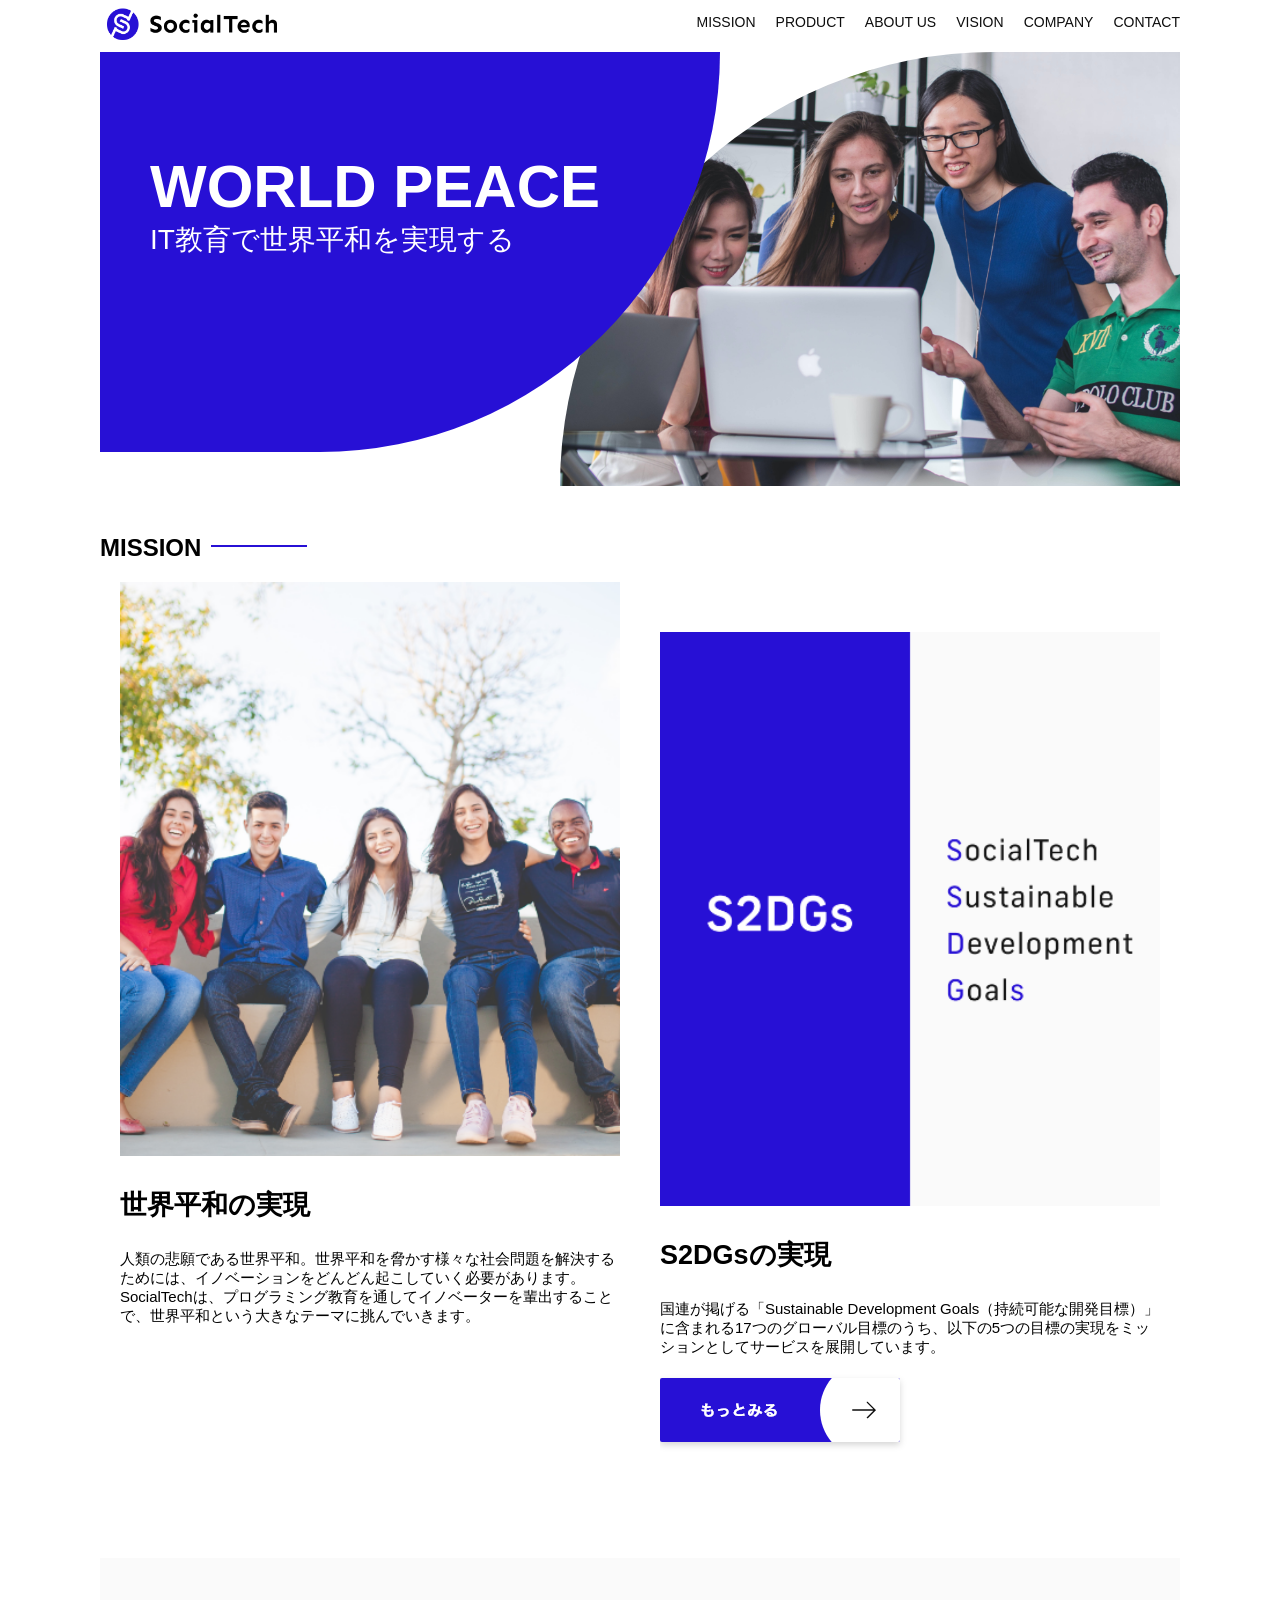
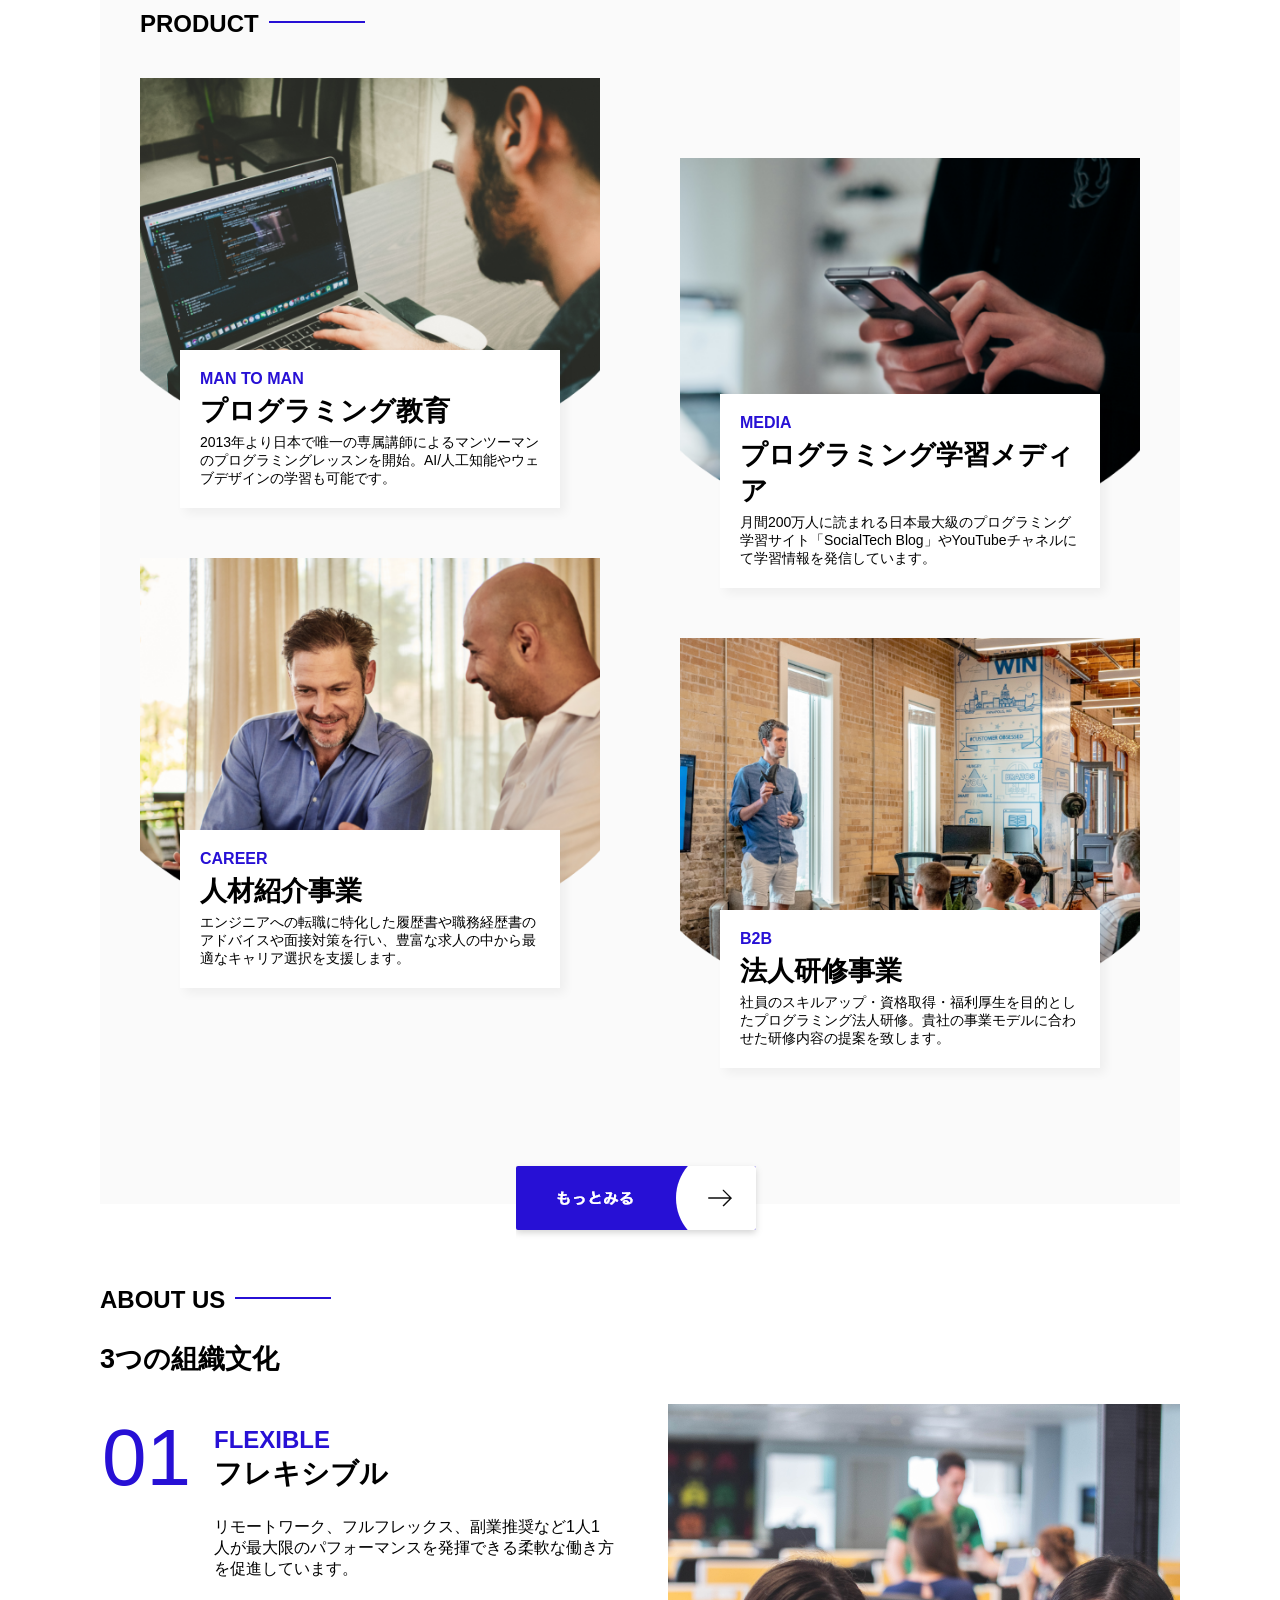
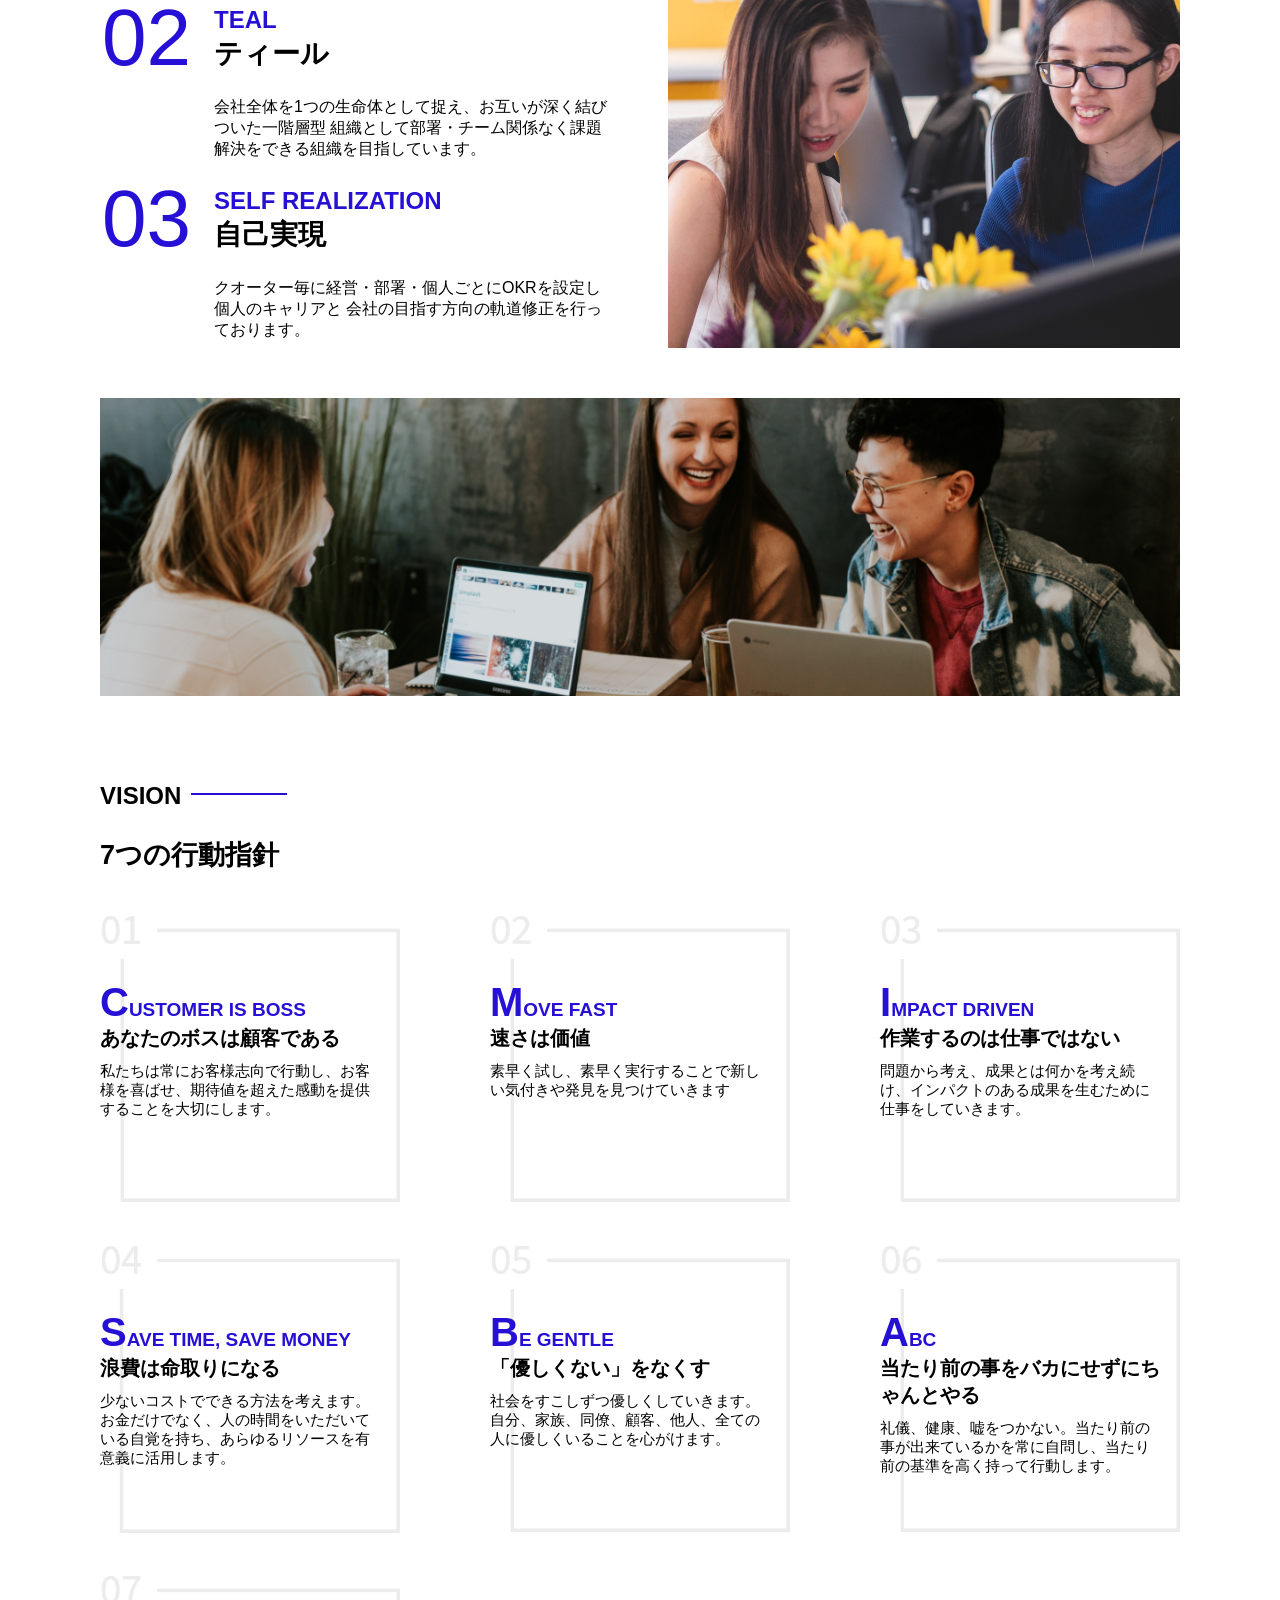
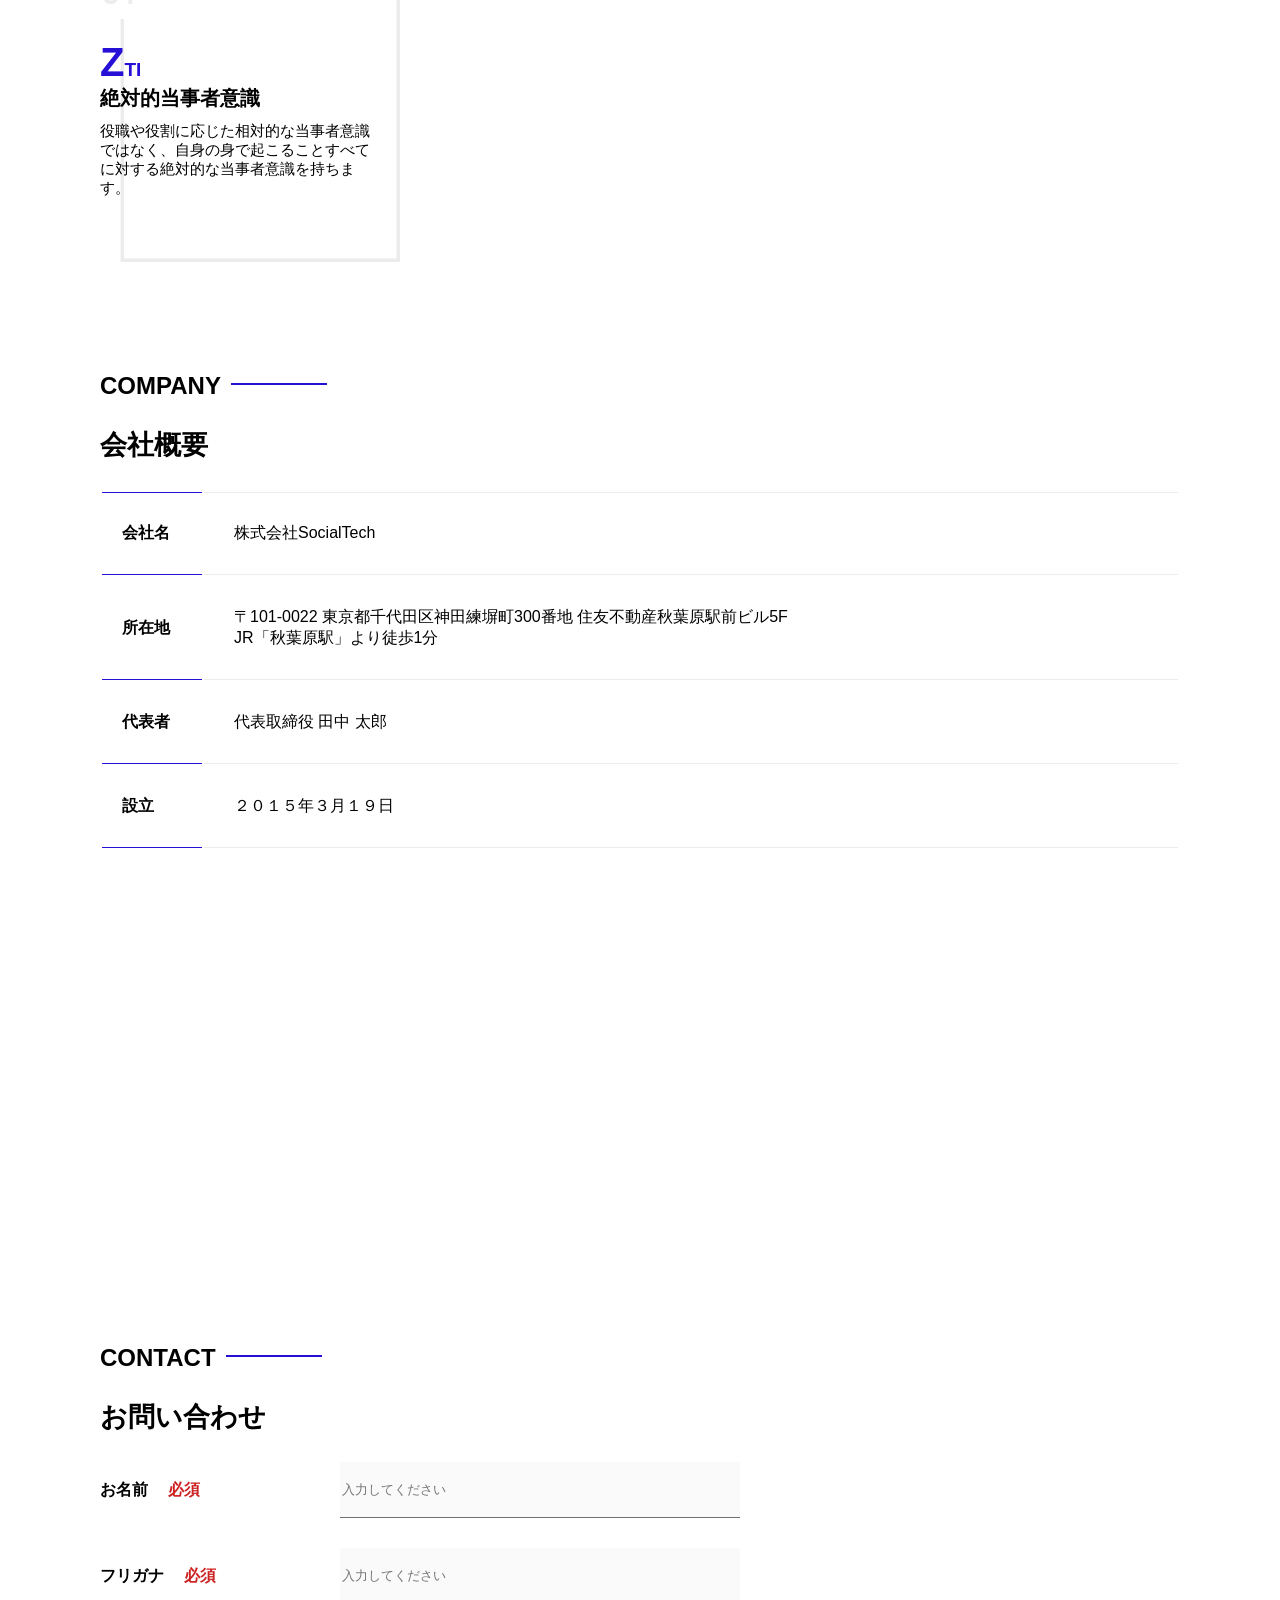
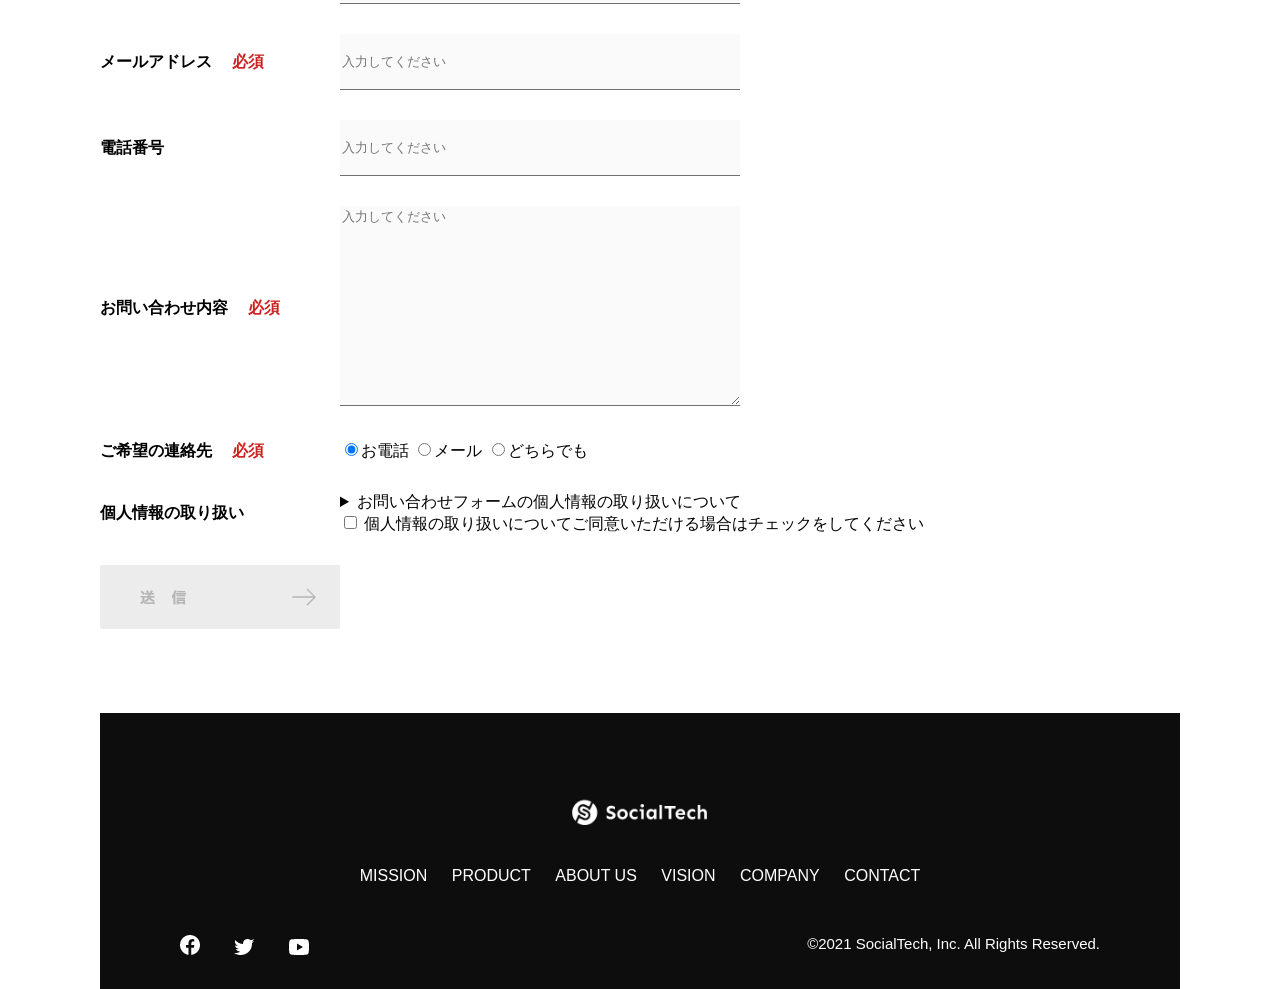
<file: index.html>
<!DOCTYPE html>
<html>
  <head>
    <title>SocialTech</title>
    <meta charset="utf-8">
    <meta name="description" content="SocialTechはEdTech業界のリーディングカンパニーを目指します。">
    <meta name="viewport" content="width=device-width, initial-scale=1.0">
    <link rel="stylesheet" href="style.css">
  </head>
  <body>
    <!-- ヘッダ -->
     <header>
        <!-- ロゴ -->
        <a href="index.html" id="logo">
          <img src="images/logo.png" alt="トップページに戻る">
        </a>
       <!-- PC用ナビゲーション -->
        <nav id="nav-pc">
          <ul>
            <li><a href="mission.html">MISSION</a></li>
            <li><a href="product.html">PRODUCT</a></li>
            <li><a href="index.html#aboutus">ABOUT US</a></li>
            <li><a href="index.html#vision">VISION</a></li>
            <li><a href="index.html#company">COMPANY</a></li>
            <li><a href="index.html#contact">CONTACT</a></li>
          </ul>
        </nav>

        <!-- スマホ用メニューボタン -->
        <button id="menu-sp" onclick="document.getElementById('nav-sp').style.display = 'block'">
          <img src="images/button-menu.png" alt="ナビゲーションを開く">
        </button>
        
         <!-- スマホ用ナビケーション -->
          <div id="nav-sp">
            <button id="close" onclick="document.getElementById('nav-sp').style.display = 'none'">
              <img src="images/button-close.png" alt="ナビゲーションを閉じる">
            </button>
            
            <nav>
              <ul>
                <li>
                  <a id="logo-sp" href="index.html" onclick="document.getElementById('nav-sp').style.display ='none'"><img src="images/logo-sp.png" alt="トップページに戻る"></a>
                </li>
                <li><a class="menu" href="mission.html" onclick="document.getElementById('nav-sp').style.display ='none'">MISSION</a></li>
                <li><a class="menu" href="product.html" onclick="document.getElementById('nav-sp').style.display = 'none'">PRODUCT</a></li>
                <li><a class="menu" href="index.html#aboutus" onclick="document.getElementById('nav-sp').style.display = 'none'">ABOUT US</a></li>
                <li><a  class="menu" href="index.html#vision" onclick="document.getElementById('nav-sp').style.display = 'none'">VISION</a></li>
                <li><a  class="menu" href="index.html#company" onclick="document.getElementById('nav-sp').style.display = 'none'">COMPANY</a></li>
                <li><a  class="menu" href="index.html#contact" onclick="document.getElementById('nav-sp').style.display = 'none'">CONTACT</a></li>
              </ul>
            </nav>
            <div id="sns">
              <a href="https://www.facebook.com/sejuku2013">
              <img src="images/button-facebook.png" alt="Facebookのリンク">
              </a>
              <a href="https://twitter.com/samuraijuku">
                <img src="images/button-twitter.png" alt="Twitterのリンク">
              </a>
              <a href="https://www.youtube.com/channel/UCCFOQO5aDK0xXam4cUQXT8g">
                <img src="images/button-youtube.png" alt="YouTubeのリンク">
              </a>
            </div>
          </div>
      </header>

     <main>
        <article>
          <!-- メインビジュアル -->
           <section id="main-visual">
            <div id="main-message">
              <h1>WORLD PEACE</h1>
              <p>IT教育で世界平和を実現する</p>
            </div>
            <img src="images/index/index-main.png" alt="PCの周りに集まる多国籍の仲間たち">
           </section>

           <!-- ミッション -->
           <section id="mission">
            <h2 class="index-h2">MISSION</h2>
            <div id="mission-flex">
              <div>
                <img id="mission-photo" src="images/index/index-mission.png" alt="屋外のベンチで写真を撮影する多国籍の仲間たち">
                <h3>世界平和の実現</h3>
                <p>
                   人類の悲願である世界平和。世界平和を脅かす様々な社会問題を解決するためには、イノベーションをどんどん起こしていく必要があります。SocialTechは、プログラミング教育を通してイノベーターを輩出することで、世界平和という大きなテーマに挑んでいきます。
                </p>
              </div>
              <div>
                <img id="s2dgs" src="images/index/s2dgs.png" alt="S2DGs">
                <h3>S2DGsの実現</h3>
                <p>国連が掲げる「Sustainable Development Goals（持続可能な開発目標）」に含まれる17つのグローバル目標のうち、以下の5つの目標の実現をミッションとしてサービスを展開しています。</p>
                <a href="mission.html">
                  <img src="images/button-more.png" alt="もっとみる">
                </a>
              </div>
            </div>
           </section>
           <!-- プロダクト -->
           <section id="product">
            <h2 class="index-h2">PRODUCT</h2>
            <div class="product-flex">
              <div id="product-left">
                <div>
                  <img class="product-photo" src="images/index/index-mantoman.png" alt="PCでコードを書く男性">
                  <div class="product-explain">
                    <span>MAN TO MAN</span>
                    <h3>プログラミング教育</h3>
                    <p>2013年より日本で唯一の専属講師によるマンツーマンのプログラミングレッスンを開始。AI/人工知能やウェブデザインの学習も可能です。</p>
                  </div>
                </div>
                <div>
                  <img class="product-photo" src="images/index/index-career.png" alt="笑顔で話し合う2人の男性">
                  <div class="product-explain">
                    <span>CAREER</span>
                    <h3>人材紹介事業</h3>
                    <p>エンジニアへの転職に特化した履歴書や職務経歴書のアドバイスや面接対策を行い、豊富な求人の中から最適なキャリア選択を支援します。</p>
                 </div>
                </div>
              </div>

              <div id="product-right">
                <div>
                  <img class="product-photo" src="images/index/index-media.png" alt="スマートフォンを操作する人">
                  <div class="product-explain">
                    <span>MEDIA</span>
                    <h3>プログラミング学習メディア</h3>
                    <p>月間200万人に読まれる日本最大級のプログラミング学習サイト「SocialTech Blog」やYouTubeチャネルにて学習情報を発信しています。</p> 
                  </div>
                </div>
                <div>
                  <img class="product-photo" src="images/index/index-b2b.png" alt="講演中の男性とそれを聴く人々">
                  <div class="product-explain">
                    <span>B2B</span>
                    <h3>法人研修事業</h3>
                    <p>社員のスキルアップ・資格取得・福利厚生を目的としたプログラミング法人研修。貴社の事業モデルに合わせた研修内容の提案を致します。</p>
                  </div>
                </div>
              </div>
            </div>
            <div id="product-more">
              <a href="product.html">
                <img src="images/button-more.png" alt="もっとみる">
              </a>
            </div>
           </section>

          <!-- ABOUT US -->
           <section id="aboutus">
            <h2 class="index-h2">ABOUT US</h2>
            <h3>3つの組織文化</h3>
            <div>
              <table class="culture-table">
                <tr>
                  <td class="culture-num">01</td>
                  <th><span class="culture-en">FLEXIBLE</span><br>フレキシブル</th>
                </tr>
                <tr>
                  <td>
                    <!-- 空のセル -->

                  </td>
                  <td class="culture-description">リモートワーク、フルフレックス、副業推奨など1人1人が最大限のパフォーマンスを発揮できる柔軟な働き方を促進しています。</td>
                </tr>
                <tr>
                  <td class="culture-num">02</td>
                  <th><span class="culture-en">TEAL</span><br>ティール</th>
                </tr>
                <tr>
                  <td>
                    <!-- 空のセル --> 
                  </td>
                  <td class="culture-description">会社全体を1つの生命体として捉え、お互いが深く結びついた一階層型 組織として部署・チーム関係なく課題解決をできる組織を目指しています。</td>                 
                </tr>
                <tr>
                  <td class="culture-num">03</td>
                  <th><span class="culture-en">SELF REALIZATION</span><br>自己実現</th>
                </tr>
                <tr>
                  <td>
                    <!-- 空のセル -->
                  
                  </td>
                  <td class="culture-description">クオーター毎に経営・部署・個人ごとにOKRを設定し個人のキャリアと 会社の目指す方向の軌道修正を行っております。</td>
                </tr>
              </table>
              <img class="culture-img" src="images/index/index-aboutus1.png" alt="笑顔で話し合う2人の女性">
            </div>
            <img class="culture-img2" src="images/index/index-aboutus2.png" alt="笑顔で話し合う3人の男女">
           </section>
           <!-- VISION -->
            <section id="vision">
              <h2 class="index-h2">VISION</h2>
              <h3>7つの行動指針</h3>
              <div>
                <div class="vision-box">
                  <img src="images/index/vision-01.png" alt="01">
                  <div>
                    <h4>CUSTOMER IS BOSS</h4>
                    <h5>あなたのボスは顧客である</h5>
                    <p>私たちは常にお客様志向で行動し、お客様を喜ばせ、期待値を超えた感動を提供することを大切にします。</p>
                  </div>
                </div>
                <div class="vision-box">
                  <img src="images/index/vision-02.png" alt="02">
                  <div>
                    <h4>MOVE FAST</h4>
                    <h5>速さは価値</h5>
                    <p>素早く試し、素早く実行することで新しい気付きや発見を見つけていきます</p>
                  </div>
                </div>
                <div class="vision-box">
                  <img src="images/index/vision-03.png" alt="03">
                  <div>
                    <h4>IMPACT DRIVEN</h4>
                    <h5>作業するのは仕事ではない</h5>
                    <p>問題から考え、成果とは何かを考え続け、インパクトのある成果を生むために仕事をしていきます。</p>
                  </div>
                </div><div class="vision-box">
                  <img src="images/index/vision-04.png" alt="04">
                  <div>
                    <h4>SAVE TIME, SAVE MONEY</h4>
                    <h5>浪費は命取りになる</h5>
                    <p>少ないコストでできる方法を考えます。お金だけでなく、人の時間をいただいている自覚を持ち、あらゆるリソースを有意義に活用します。</p>
                  </div>
                </div><div class="vision-box">
                  <img src="images/index/vision-05.png" alt="05">
                  <div>
                    <h4>BE GENTLE</h4>
                    <h5>「優しくない」をなくす</h5>
                    <p>社会をすこしずつ優しくしていきます。自分、家族、同僚、顧客、他人、全ての人に優しくいることを心がけます。</p>
                  </div>
                </div><div class="vision-box">
                  <img src="images/index/vision-06.png" alt="06">
                  <div>
                    <h4>ABC</h4>
                    <h5>当たり前の事をバカにせずにちゃんとやる</h5>
                    <p>礼儀、健康、嘘をつかない。当たり前の事が出来ているかを常に自問し、当たり前の基準を高く持って行動します。</p>
                  </div>
                </div>
                <div class="vision-box">
                  <img src="images/index/vision-07.png" alt="07">
                  <div>
                    <h4>ZTI</h4>
                    <h5>絶対的当事者意識</h5>
                    <p>役職や役割に応じた相対的な当事者意識ではなく、自身の身で起こることすべてに対する絶対的な当事者意識を持ちます。</p>
                  </div>
                </div>
              </div>
            </section>

            <!-- COMPANY -->
             <section id="company">
              <h2 class="index-h2">COMPANY</h2>
              <h3>会社概要</h3>
              <table id="company-table">
                <tr>
                  <th class="tableheader tableheader-first">会社名</th>
                  <td class="cell cell-first">株式会社SocialTech</td>
                </tr>
                <tr>
                  <th class="tableheader">所在地 </th>
                  <td class="cell">〒101-0022 東京都千代田区神田練塀町300番地 住友不動産秋葉原駅前ビル5F<br>JR「秋葉原駅」より徒歩1分</td>
                </tr>
                <tr>
                  <th class="tableheader">代表者</th>
                  <td class="cell">代表取締役 田中 太郎</td>
                </tr>
                <tr>
                  <th class="tableheader">設立</th>
                  <td class="cell">２０１５年３月１９日</td>
                </tr>
              </table>
              <iframe src="https://www.google.com/maps/embed?pb=!1m18!1m12!1m3!1d1620.0344270097585!2d139.77239954442751!3d35.699923199999986!2m3!1f0!2f0!3f0!3m2!1i1024!2i768!4f13.1!3m3!1m2!1s0x60188fee13660e23%3A0x77137876edf742ac!2z5L2P5Y-L5LiN5YuV55Sj56eL6JGJ5Y6f6aeF5YmN44OT44Or!5e0!3m2!1sja!2sjp!4v1781196892096!5m2!1sja!2sjp" width="600" height="450" style="border:0;" allowfullscreen="" loading="lazy" referrerpolicy="no-referrer-when-downgrade"></iframe>
             <!-- お問い合わせフォーム -->
             <section id="contact">
              <h2 class="index-h2">CONTACT</h2>
              <h3>お問い合わせ</h3>
              <form>
                <div>
                  <div class="contact-heading">
                    <label class="contact-label">お名前<span class="contact-span">必須</span></label>
                  </div>
                  <div>
                    <input type="text" name="name" placeholder="入力してください" class="contact-textbox">
                  </div>
                </div>
                <div>
                  <div class="contact-heading">
                    <label class="contact-label">フリガナ<span class="contact-span">必須</span></label>
                  </div>
                  <div>
                    <input type="text" name="hurigana" placeholder="入力してください" class="contact-textbox">
                  </div>
                </div>
                <div>
                  <div class="contact-heading">
                    <label class="contact-label">メールアドレス<span class="contact-span">必須</span></label>
                  </div>
                  <div>
                    <input type="text" name="email" placeholder="入力してください" class="contact-textbox">
                  </div>
                </div>
                <div>
                  <div class="contact-heading">
                    <label class="contact-label">電話番号</label>
                  </div>
                  <div>
                    <input type="text" name="tel" placeholder="入力してください"class="contact-textbox">
                  </div>
                </div>
                <div>
                  <div class="contact-heading">
                    <label class="contact-label">お問い合わせ内容<span class="contact-span">必須</span></label>
                  </div>
                  <div>
                    <textarea class="contact-textarea" placeholder="入力してください" name="message"></textarea>
                  </div>
                </div>
                <div>
                  <div class="contact-heading">
                    <label class="contact-label">ご希望の連絡先<span class="contact-span">必須</span></label>
                  </div>
                  <div>
                    <input class="radiobutton" type="radio" value="tel" name="contact" checked><label>お電話</label>
                    <input class="radiobutton" type="radio" value="mail" name="contact"><label>メール</label>
                    <input class="radiobutton" type="radio" value="both" name="contact"><label>どちらでも</label>
                  </div>
                </div>
                <div>
                  <div class="contact-heading">
                    <label class="contact-label">個人情報の取り扱い</label>
                  </div>
                  <div>
                    <details>
                      <summary>お問い合わせフォームの個人情報の取り扱いについて</summary>
                      <div>
                        <dl>
                          <dt>１．組織の名称又は氏名</dt>
                          <dd>株式会社SocialTech</dd>
                          <dt>２．個人情報保護管理者（若しくはその代理人）の氏名または職名、所属及び連絡先</dt>
                          <dd>
                            <p>鈴木一郎　コーポレート部</p>
                            <p>メールアドレス：samurai@example.com</p>
                            <p>TEL：03-1234-5678</p>
                          </dd>
                          <dt>３．個人情報の利用目的</dt>
                          <dd>
                            <ul>
                              <li>・本サービス及び本サービスに関連する情報の提供又はそれらに関する連絡のため</li>
                              <li>・ユーザーの本人確認のため</li>
                              <li>・当社サービスのご案内のため</li>
                              <li>・当社の商品等の広告または宣伝（電子メールによるものを含むものとします。）</li>
                            </ul>
                          </dd>
                          <dt>４．個人情報の取り扱い業務の委託</dt>
                          <dd>個人情報の取扱業務の全部または一部を外部に業務委託する場合があります。その際、弊社は、個人情報を適切に保護できる管理体制を敷き実行していることを条件として委託先を厳選したうえで、機密保持契約を委託先と締結し、お客様の個人情報を厳密に管理させます。</dd>
                          <dt>５．個人情報の開示等の請求</dt>
                          <dd>
                            お客様は、弊社に対してご自身の個人情報の開示等（利用目的の通知、開示、内容の訂正・追加・削除、利用の停止または消去、第三者への提供の停止）に関して、当社問合わせ窓口に申し出ることができます。<br>
                            その際、弊社はお客様ご本人を確認させていただいたうえで、合理的な期間内に対応いたします。<br>
                            なお、個人情報に関する弊社問合わせ先は、次の通りです。
                          </dd>
                          <dd>
                            <p>株式会社SocialTech 個人情報問い合わせ窓口 </p>
                            <p>〒150-0043　東京都千代田区神田練塀町300番地 住友不動産秋葉原駅前ビル5F</p>
                            <p>メールアドレス：samurai@example.com　TEL：03-1234-5678</p>
                          </dd>
                          <dt>６．個人情報を提供されることの任意性について</dt>
                          <dd>お客様がご自身の個人情報を弊社に提供されるか否かは、お客様のご判断によりますが、もしご提供されない場合には、適切なサービスが提供できない場合がありますので予めご了承ください。</dd>
                        </dl>
                      </div>
                    </details>
                    <input type="checkbox" name="agree">
                    <span>個人情報の取り扱いについてご同意いただける場合はチェックをしてください</span>
                  </div>
                </div>
                <input type="image" src="images/button-submit.png" alt="送信する">
              </form>

             </section>
        </article>
     </main>

     <footer>
      <div id="footer-logo">
        <img src="images/logo-sp.png" alt="SocialTech">
      </div>
      <div id="footer-link">
        <a href="mission.html">MISSION</a>
        <a href="product.html">PRODUCT</a>
        <a href="index.html#aboutus">ABOUT US</a>
        <a href="index.html#vision">VISION</a>
        <a href="index.html#company">COMPANY</a>
        <a href="index.html#contact">CONTACT</a>
      </div>
      <div id="sns-footer">
        <div class="sns-btns">
          <a href="https://www.facebook.com/sejuku2013"><img src="images/button-facebook.png" alt="Facebookのリンク"></a>
          <a href="https://twitter.com/samuraijuku"><img src="images/button-twitter.png" alt="Twitterのリンク"></a>
          <a href="https://www.youtube.com/channel/UCCFOQO5aDK0xXam4cUQXT8g"><img src="images/button-youtube.png" alt="YouTubeのリンク"></a>
        </div>
        <p id="copyright">&copy;2021 SocialTech, Inc. All Rights Reserved.</p>
      </div>
     </footer>




  </body>
</html>
</file>
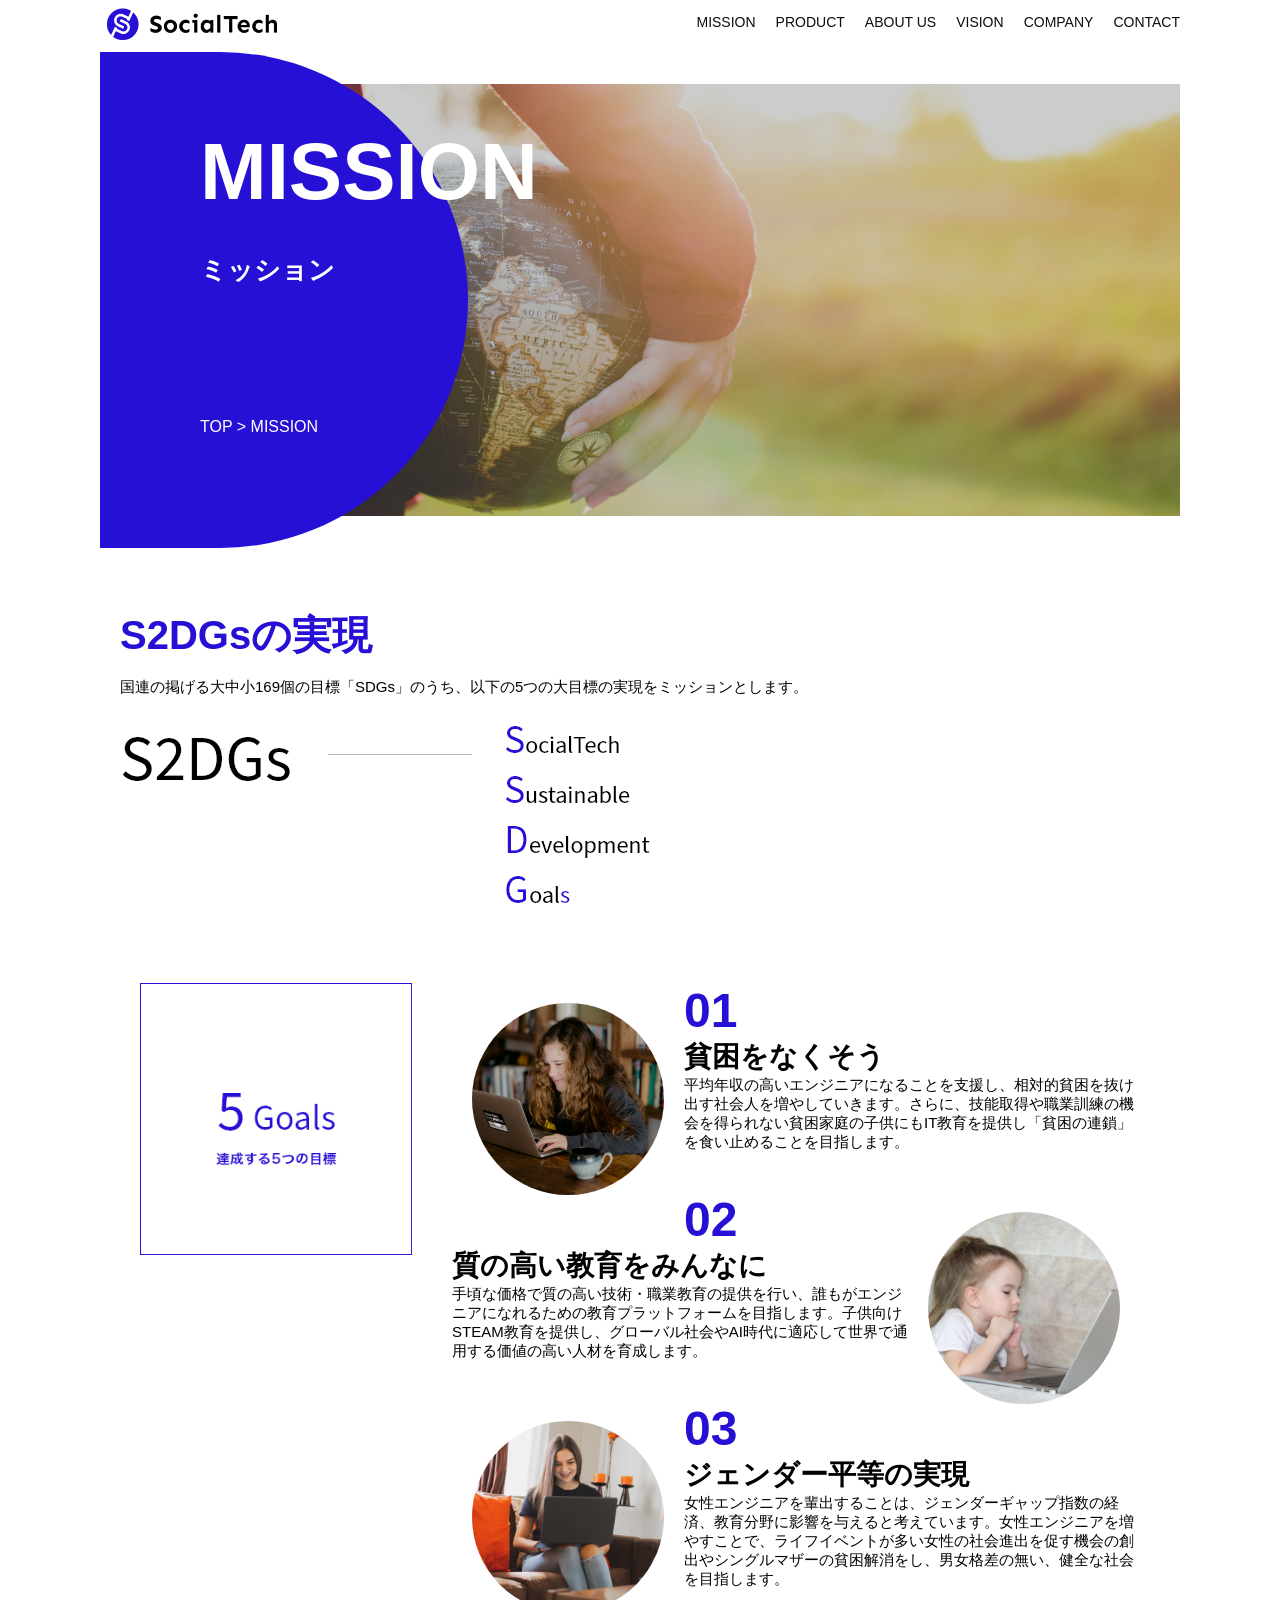
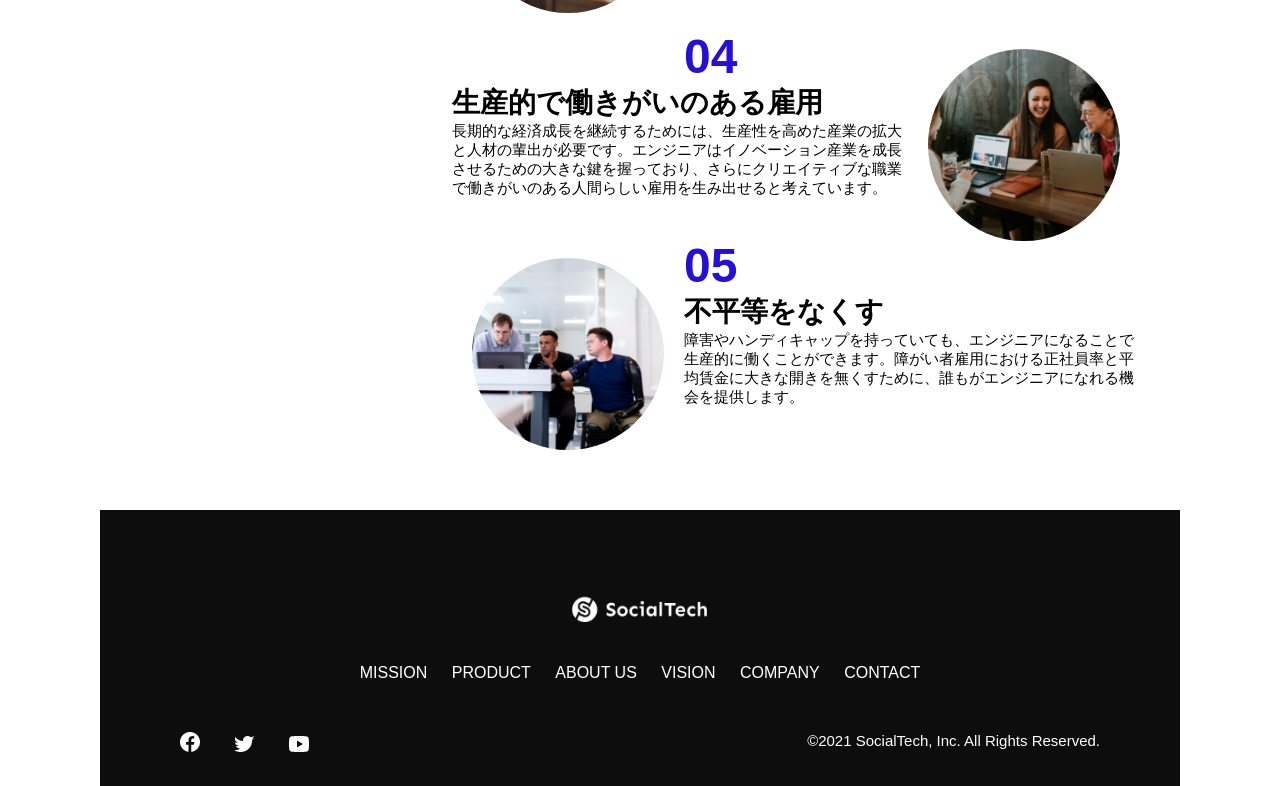
<file: mission.html>
<!DOCTYPE html>
<html>
  <head>
    <title>SocialTech - MISSION ミッション</title>
    <meta charset="utf-8">
    <meta name="description" content="SocialTechが目指す5つの目標（S2DGs）を紹介します">
    <meta name="viewport" content="width=device-width, initial-scale=1.0">
    <link rel="stylesheet" href="style.css">
    
  </head>
  <body>
    <!-- ヘッダー -->
    <header>
      <!-- ロゴ -->
      <a href="index.html" id="logo">
        <img src="images/logo.png" alt="トップページに戻る">
      </a>

       <!-- PC用ナビゲーション -->
      <nav id="nav-pc">
        <ul>
          <li><a href="mission.html">MISSION</a></li>
          <li><a href="product.html">PRODUCT</a></li>
          <li><a href="index.html#aboutus">ABOUT US</a></li>
          <li><a href="index.html#vision">VISION</a></li>
          <li><a href="index.html#company">COMPANY</a></li>
          <li><a href="index.html#contact">CONTACT</a></li>
        </ul>
      </nav>

        <!-- スマホ用メニューボタン -->
      
        <button id="menu-sp" onclick="document.getElementById('nav-sp').style.display = 'block'">
          <img src="images/button-menu.png" alt="ナビゲーションを開く">
        </button>

        <!-- スマホ用ナビゲーション -->
        <div id="nav-sp">
            <button id="close" onclick="document.getElementById('nav-sp').style.display = 'none'">
              <img src="images/button-close.png" alt="ナビゲーションを閉じる">
            </button>
          <nav>
            <ul>
              <li>
                <a id="logo-sp" href="index.html" onclick="document.getElementById('nav-sp').style.display ='none'"><img src="images/logo-sp.png" alt="トップページに戻る"></a>
              </li>
              <li><a class="menu" href="mission.html" onclick="document.getElementById('nav-sp').style.display ='none'">MISSION</a></li>
              <li><a class="menu" href="product.html" onclick="document.getElementById('nav-sp').style.display = 'none'">PRODUCT</a></li>
              <li><a class="menu" href="index.html#aboutus" onclick="document.getElementById('nav-sp').style.display = 'none'">ABOUT US</a></li>
              <li><a  class="menu" href="index.html#vision" onclick="document.getElementById('nav-sp').style.display = 'none'">VISION</a></li>
              <li><a  class="menu" href="index.html#company" onclick="document.getElementById('nav-sp').style.display = 'none'">COMPANY</a></li>
              <li><a  class="menu" href="index.html#contact" onclick="document.getElementById('nav-sp').style.display = 'none'">CONTACT</a></li>
            </ul>
          </nav>
            
          <div id="sns">
            <a href="https://www.facebook.com/sejuku2013">
            <img src="images/button-facebook.png" alt="Facebookのリンク">
            </a>
            <a href="https://twitter.com/samuraijuku">
              <img src="images/button-twitter.png" alt="Twitterのリンク">
            </a>
            <a href="https://www.youtube.com/channel/UCCFOQO5aDK0xXam4cUQXT8g">
              <img src="images/button-youtube.png" alt="YouTubeのリンク">
            </a>
          </div>
        </div>
    </header>
    
    <main>
      <article>
        <section id="mission-main">
          <div class="mission-main-inner">
            <div id="mission-title">
              <h1>MISSION<br><span>ミッション</span></h1>
              <p>TOP > MISSION</p>
            </div>
          </div>
        </section>

        <section id="mission-s2dgs">
          <h2 class="mission-h2">S2DGsの実現</h2>
          <p>国連の掲げる大中小169個の目標「SDGs」のうち、以下の5つの大目標の実現をミッションとします。</p>
          <img src="images/mission/mission-s2dgs.png" alt="S2DGs">
        </section>

        <section id="mission-five-goals">
          <div class="five-goals-image">
            <img src="images/mission/mission-5goals.png" alt="5Goals">
          </div>
          <div class="five-goals-read">
            <div>
              <img class="fivegoals-image-left" src="images/mission/mission-5goals01.png" alt="PCを操作する女の子">
              <span class="fivegoals-number">01</span>
              <h3 class="fivegoals-h3">貧困をなくそう</h3>
              <p class="fivegoals-p">平均年収の高いエンジニアになることを支援し、相対的貧困を抜け出す社会人を増やしていきます。さらに、技能取得や職業訓練の機会を得られない貧困家庭の子供にもIT教育を提供し「貧困の連鎖」を食い止めることを目指します。</p>
            </div>
            <div>
              <img class="fivegoals-image-right" src="images/mission/mission-5goals02.png" alt="PCを見つめる小さい女の子">
              <span class="fivegoals-number">02</span>
              <h3 class="fivegoals-h3">質の高い教育をみんなに</h3>
              <p class="fivegoals-p">手頃な価格で質の高い技術・職業教育の提供を行い、誰もがエンジニアになれるための教育プラットフォームを目指します。子供向けSTEAM教育を提供し、グローバル社会やAI時代に適応して世界で通用する価値の高い人材を育成します。</p>
            </div>
            <div>
              <img class="fivegoals-image-left" src="images/mission/mission-5goals03.png" alt="PCを操作する女性">
              <span class="fivegoals-number">03</span>
              <h3 class="fivegoals-h3">ジェンダー平等の実現</h3>
              <p class="fivegoals-p">女性エンジニアを輩出することは、ジェンダーギャップ指数の経済、教育分野に影響を与えると考えています。女性エンジニアを増やすことで、ライフイベントが多い女性の社会進出を促す機会の創出やシングルマザーの貧困解消をし、男女格差の無い、健全な社会を目指します。</p>
            </div>
            <div>
              <img class="fivegoals-image-right" src="images/mission/mission-5goals04.png" alt="笑顔で話し合う3人の男女">
              <span class="fivegoals-number">04</span>
              <h3 class="fivegoals-h3">生産的で働きがいのある雇用</h3>
              <p class="fivegoals-p">長期的な経済成長を継続するためには、生産性を高めた産業の拡大と人材の輩出が必要です。エンジニアはイノベーション産業を成長させるための大きな鍵を握っており、さらにクリエイティブな職業で働きがいのある人間らしい雇用を生み出せると考えています。</p>
            </div>
            <div>
              <img class="fivegoals-image-left" src="images/mission/mission-5goals05.png" alt="障害を持つ男性が生き生きと働く様子">
              <span class="fivegoals-number">05</span>
              <h3 class="fivegoals-h3">不平等をなくす</h3>
              <p class="fivegoals-p">障害やハンディキャップを持っていても、エンジニアになることで生産的に働くことができます。障がい者雇用における正社員率と平均賃金に大きな開きを無くすために、誰もがエンジニアになれる機会を提供します。</p>
            </div>
          </div>
        </section>
      </article>
    </main>

  
    <footer>
      <div id="footer-logo">
          <img src="images/logo-sp.png" alt="SotialTech">
      </div>
      <div id="footer-link">
        <a href="mission.html">MISSION</a>
        <a href="product.html">PRODUCT</a>
        <a href="index.html#aboutus">ABOUT US</a>
        <a href="index.html#vision">VISION</a>
        <a href="index.html#company">COMPANY</a>
        <a href="index.html#contact">CONTACT</a>
      </div>
      <div id="sns-footer">
        <div class="sns-btns">
          <a href="https://www.facebook.com/sejuku2013"><img src="images/button-facebook.png" alt="Facebookのリンク"></a>
          <a href="https://twitter.com/samuraijuku"><img src="images/button-twitter.png" alt="Twiiterのリンク"></a>
          <a href="https://www.youtube.com/channel/UCCFOQO5aDK0xXam4cUQXT8g"><img src="images/button-youtube.png" alt="YouTubeのリンク"></a>
        </div>
        <p id="copyright">&copy;2021 SocialTech, Inc. All Rights Reserved.</p>
      </div>
    </footer>


  </body>
</html>
</file>
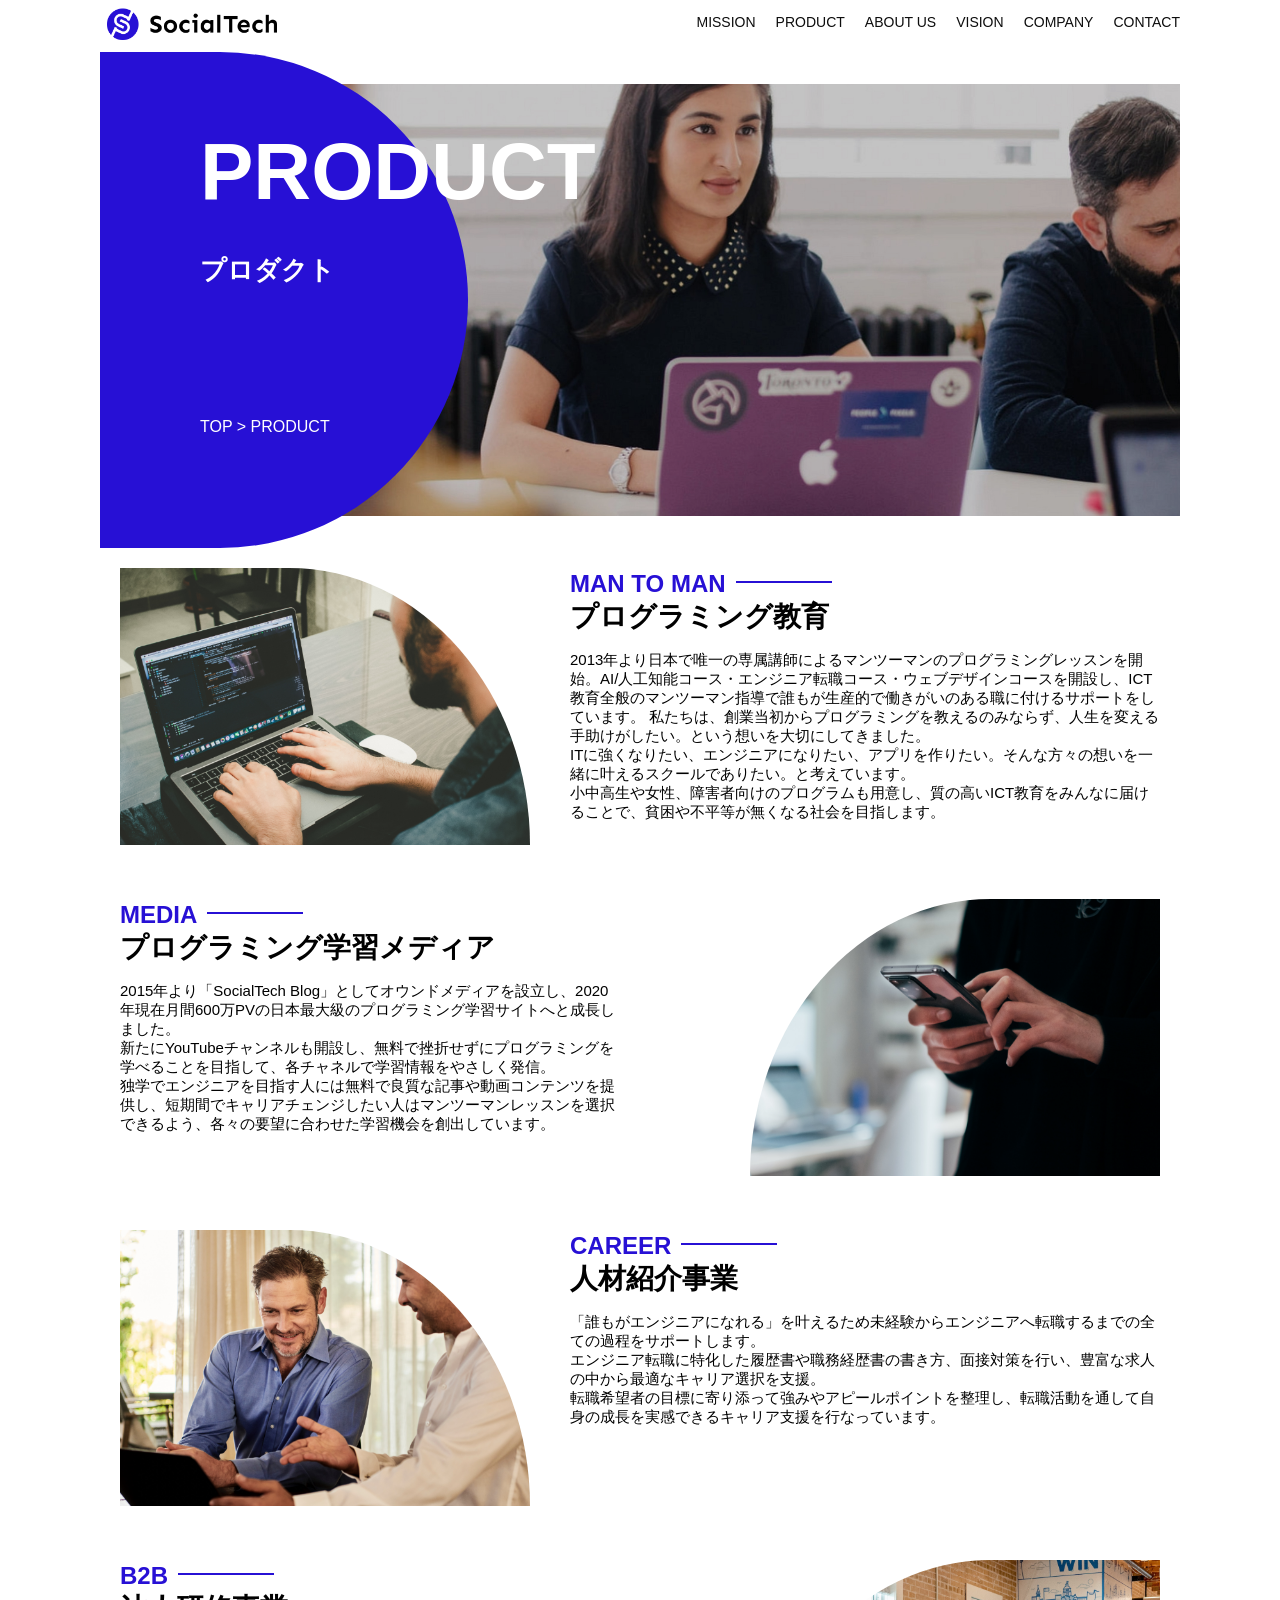
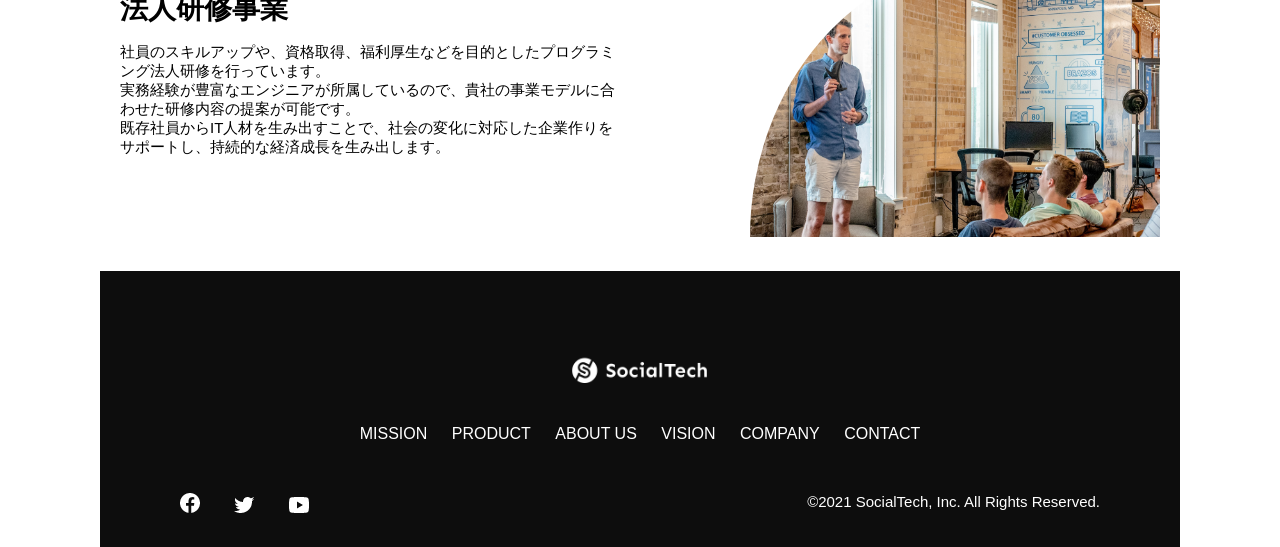
<file: product.html>
<!DOCTYPE html>
<html>
  <head>
    <title>SocialTech -PRODUCT プロダクト-</title>
    <meta charset="utf-8">
    <meta name="description" content="SocialTechの４つのプロダクトを紹介します">
    <meta name="viewport" content="width=device-width, initial-scale=1.0">
    <link rel="stylesheet" href="style.css">
    
  </head>
  <body>
    <!-- ヘッダ -->
   <header>
      <!-- ロゴ -->
      <a href="index.html" id="logo">
        <img src="images/logo.png" alt="トップページに戻る">
      </a>
      <!-- PC用ナビゲーション -->
      <nav id="nav-pc">
        <ul>
          <li><a href="mission.html">MISSION</a></li>
          <li><a href="product.html">PRODUCT</a></li>
          <li><a href="index.html#aboutus">ABOUT US</a></li>
          <li><a href="index.html#vision">VISION</a></li>
          <li><a href="index.html#company">COMPANY</a></li>
          <li><a href="index.html#contact">CONTACT</a></li>
        </ul>
      </nav>
      <!-- スマホ用メニューボタン -->
      <button id="menu-sp" onclick="document.getElementById('nav-sp').style.display = 'block'">
        <img src="images/button-menu.png" alt="ナビゲーションを開く">
      </button>
      <!-- スマホ用ナビゲーション -->
        <div id="nav-sp">
            <button id="close" onclick="document.getElementById('nav-sp').style.display = 'none'">
              <img src="images/button-close.png" alt="ナビゲーションを閉じる">
            </button>
          <nav>
            <ul>
              <li>
                <a id="logo-sp" href="index.html" onclick="document.getElementById('nav-sp').style.display ='none'"><img src="images/logo-sp.png" alt="トップページに戻る"></a>
              </li>
              <li><a class="menu" href="mission.html" onclick="document.getElementById('nav-sp').style.display ='none'">MISSION</a></li>
              <li><a class="menu" href="product.html" onclick="document.getElementById('nav-sp').style.display = 'none'">PRODUCT</a></li>
              <li><a class="menu" href="index.html#aboutus" onclick="document.getElementById('nav-sp').style.display = 'none'">ABOUT US</a></li>
              <li><a  class="menu" href="index.html#vision" onclick="document.getElementById('nav-sp').style.display = 'none'">VISION</a></li>
              <li><a  class="menu" href="index.html#company" onclick="document.getElementById('nav-sp').style.display = 'none'">COMPANY</a></li>
              <li><a  class="menu" href="index.html#contact" onclick="document.getElementById('nav-sp').style.display = 'none'">CONTACT</a></li>
            </ul>
          </nav>
            
          <div id="sns">
            <a href="https://www.facebook.com/sejuku2013">
            <img src="images/button-facebook.png" alt="Facebookのリンク">
            </a>
            <a href="https://twitter.com/samuraijuku">
              <img src="images/button-twitter.png" alt="Twitterのリンク">
            </a>
            <a href="https://www.youtube.com/channel/UCCFOQO5aDK0xXam4cUQXT8g">
              <img src="images/button-youtube.png" alt="YouTubeのリンク">
            </a>
          </div>
        </div>
    </header> 

    <main>
      <article>
         <section id="product-main">
          <div class="product-main-inner">
            <div id="product-title">
              <h1>PRODUCT<br><span>プロダクト</span></h1>
              <p>TOP > PRODUCT</p>
            </div>
          </div>
        </section>

        <section class="product-section product-section-left">
          <div class="product-section-img">
            <img src="images/product/product-mantoman.png" alt="PCでコードを書く男性">
          </div>
          <div class="product-read">
            <h2 class="product-h2">MAN TO MAN</h2>
            <h3 class="product-h3">プログラミング教育</h3>
            <p>2013年より日本で唯一の専属講師によるマンツーマンのプログラミングレッスンを開始。AI/人工知能コース・エンジニア転職コース・ウェブデザインコースを開設し、ICT教育全般のマンツーマン指導で誰もが生産的で働きがいのある職に付けるサポートをしています。 私たちは、創業当初からプログラミングを教えるのみならず、人生を変える手助けがしたい。という想いを大切にしてきました。<br>ITに強くなりたい、エンジニアになりたい、アプリを作りたい。そんな方々の想いを一緒に叶えるスクールでありたい。と考えています。<br>小中高生や女性、障害者向けのプログラムも用意し、質の高いICT教育をみんなに届けることで、貧困や不平等が無くなる社会を目指します。</p>
          </div>
        </section>

        <section class="product-section product-section-right">
          <div class="product-read">
            <h2 class="product-h2">MEDIA</h2>
            <h3 class="product-h3">プログラミング学習メディア</h3>
            <p>2015年より「SocialTech Blog」としてオウンドメディアを設立し、2020年現在月間600万PVの日本最大級のプログラミング学習サイトへと成長しました。<br>新たにYouTubeチャンネルも開設し、無料で挫折せずにプログラミングを学べることを目指して、各チャネルで学習情報をやさしく発信。<br>独学でエンジニアを目指す人には無料で良質な記事や動画コンテンツを提供し、短期間でキャリアチェンジしたい人はマンツーマンレッスンを選択できるよう、各々の要望に合わせた学習機会を創出しています。</p>
          </div>
          <div class="product-section-img">
            <img src="images/product/product-media.png" alt="スマートフォンを操作する人">
          </div>
        </section>

        <section class="product-section product-section-left">
          <div class="product-section-img">
            <img src="images/product/product-career.png" alt="笑顔で話し合う2人の男性">
          </div>
          <div class="product-read">
            <h2 class="product-h2">CAREER</h2>
            <h3 class="product-h3">人材紹介事業</h3>
            <p>「誰もがエンジニアになれる」を叶えるため未経験からエンジニアへ転職するまでの全ての過程をサポートします。<br>エンジニア転職に特化した履歴書や職務経歴書の書き方、面接対策を行い、豊富な求人の中から最適なキャリア選択を支援。<br>転職希望者の目標に寄り添って強みやアピールポイントを整理し、転職活動を通して自身の成長を実感できるキャリア支援を行なっています。<br></p>
          </div>
        </section>

        <section class="product-section product-section-right">
          <div class="product-read">
            <h2 class="product-h2">B2B</h2>
            <h3 class="product-h3">法人研修事業</h3>
            <p>社員のスキルアップや、資格取得、福利厚生などを目的としたプログラミング法人研修を行っています。<br>実務経験が豊富なエンジニアが所属しているので、貴社の事業モデルに合わせた研修内容の提案が可能です。<br>既存社員からIT人材を生み出すことで、社会の変化に対応した企業作りをサポートし、持続的な経済成長を生み出します。</p>
          </div>
          <div class="product-section-img">
            <img src="images/product/product-b2b.png" alt="講演中の男性とそれを聴く人々">
          </div>
        </section>
      </article>
    </main>

    <!-- フッター -->
    <footer>
      <div id="footer-logo">
          <img src="images/logo-sp.png" alt="SotialTech">
      </div>
      <div id="footer-link">
        <a href="mission.html">MISSION</a>
        <a href="product.html">PRODUCT</a>
        <a href="index.html#aboutus">ABOUT US</a>
        <a href="index.html#vision">VISION</a>
        <a href="index.html#company">COMPANY</a>
        <a href="index.html#contact">CONTACT</a>
      </div>
      <div id="sns-footer">
        <div class="sns-btns">
          <a href="https://www.facebook.com/sejuku2013"><img src="images/button-facebook.png" alt="Facebookのリンク"></a>
          <a href="https://twitter.com/samuraijuku"><img src="images/button-twitter.png" alt="Twiiterのリンク"></a>
          <a href="https://www.youtube.com/channel/UCCFOQO5aDK0xXam4cUQXT8g"><img src="images/button-youtube.png" alt="YouTubeのリンク"></a>
        </div>
        <p id="copyright">&copy;2021 SocialTech, Inc. All Rights Reserved.</p>
      </div>
    </footer>
   
  </body>
</html>
</file>
<file: style.css>
/* index.html、mission.html、product.htmlの3ページ共通で使う2つの設定 */

/* PC スマホ共通 */
*{
  box-sizing: border-box;
}

p{
  font-size: 15px;
}

body{
  max-width: 1080px;
  margin: 0 auto 0 auto;
  font-family: "Source Sans Pro", "Hiragino Kaku Gothic ProN", Meiryo, Arial, sans-serif;
}

/* ヘッダー */
header{
  display: flex;
  justify-content: space-between;
}
/* ナビケーションのレイアウト */
#nav-pc{
  font-size: 14px;
}

#nav-pc ul{
  display: flex;
  padding-left: 0;
}

#nav-pc li{
  list-style: none;
}

/* ナビケーションのリンクの装飾設定 */
#nav-pc a{
  text-decoration: none;
  margin-left: 20px;
  color: #0d0d0d;
}

#nav-pc a:hover{
  text-decoration: underline;
}

/* スマホ用ナビを非表示にする */
#nav-sp,
#menu-sp {
  display: none;
}

#main-visual{
  position: relative;
  height: 400px;
}

#main-message{
  position: absolute;
  top: 0;
  left: 0;
  background-color: #2710d5;
  color: #ffffff;
  border-radius: 0 0 476px 0;/*要素を角丸にする。　左上　右上　右下　左下　の順に指定する*/
  max-width: 620px;
  height: 100%;
  width: 100%;
  z-index: 11; /*要素の重なりを指定*/
}

#main-message  h1 {
  font-size: 60px;
  margin: 100px 0 0 50px;
}

#main-message >p {
  font-size: 28px;
  margin: 0 0 0 50px;
}

#main-visual > img{
  max-width:620px;
  border-radius: 476px 0 0 0;
  position: absolute;
  top: 0;
  right: 0;
  z-index: 10;
}

/* 見出し */
h2{
  margin: 40px 0 0 0;

}

h2::after{
  content: url("images/line.png");
  margin-left: 10px;
}

h3{
  font-size: 27px;
}

/* ミッション */
#mission{
  margin: 80px auto 80px auto;
}

#mission-flex{
  display: flex;
}

#mission-flex > div{
  width: 50%;
  margin: 20px;
}

#mission-photo{
  width: 100%;
}

#s2dgs{
  margin-top: 50px;
  width: 100%;
}

/* プロダクト*/
#product{
  background-color: #fafafa;
  margin: 80px 0 80px 0;
  padding: 10px 40px 0px 40px;

}

/* 外枠 */
#product .product-flex{
  margin-top: 40px;
  display: flex;
}

/* 左のカラム  */
#product-left{
  width: 50%;
  margin-right: 20px;

}

/* 右のカラム */
#product-right{
  width: 50%;
  margin-left: 20px;
  margin-top: 80px;
}

/* 画像＋説明の枠 */
#product-left > div{
  position: relative;
  height: 480px;
  margin-right: 20px;

}

#product-right > div {
  position: relative;
  height: 480px;
  margin-left: 20px;
}

/* 画像 */
.product-photo{
  width: 100%;
}


/* 説明文の枠 */
.product-explain {
  background-color:#ffffff;
  position: absolute;
  left: 0;
  bottom: 50px;
  margin: 0 40px 0 40px;
  padding: 20px;
  box-shadow: 5px 5px 10px rgba(0, 0, 0, 0.05);
}

/*  説明文の英語  */
.product-explain > span{
  color: #2710d5;
  font-weight: bold;
  font-size: 16px;
  margin: 0px;
}

/* 説明文の見出し */
.product-explain > h3{
  margin: 5px 0 5px 0;
}

/* 説明文 */
.product-explain > p{
  font-size: 14px;
  margin: 0;

}

/* もっと見るボタン */
#product-more{
  text-align: center;
}

#product-more a{
  position: relative;
  bottom: -42px;
} 

/* ABOUT US */
#aboutus {
  margin: 80px auto 80px auto;
}

/* 3つの組織文化と画像を入れる枠 */
#aboutus > div{
  display: flex;
}

/* 画像 */
.culture-img {
  width: 50%;
  align-self:flex-start;
}

.culture-img2{
  margin-top:50px;
  width: 100%;
}

/* 3つの組織文化の表 */ 
.culture-table{
  margin-right: 50px;
}

/* 番号 */
.culture-num {
  font-size: 80px;
  color: #2710d5;
  padding: 0 20px 0 0;
}

/* 見出し */
.culture-table th{
  text-align: left;
  font-size:28px;
  font-weight:bold;
}

/* 組織文化英語 */
.culture-en{
  color: #2710d5;
  font-size: 24px;
}

/* 説明文 */
.culture-description {
  margin: 0;
}

/* ビジョン */

#vision{
  margin: 80px auto 80px auto;
}

/* セクション内の外枠 */
#vision > div{
  display: flex;
  justify-content: space-between;
  flex-wrap: wrap;
}

/* ７つの行動指針の枠 */
.vision-box{
  width:300px;
  height: 300px;
  margin-bottom:30px;
  position: relative;
}

.vision-box > img{
  width: 100%;
  position: relative;
  z-index: 30;
}

.vision-box > div{
  position: absolute;
  top: 0;
  left: 0;
  z-index: 31;
  margin-right: 20px;

}

.vision-box > div > h4{
  color: #2710d5;
  font-size: 19px;
  margin: 80px 0 0 0;
}

.vision-box > div >h4::first-letter{
  font-size: 40px;
}

.vision-box > div > h5{
  font-size: 20px;
  margin: 0 0 0 0;
}

.vision-box > div > p{
  margin: 10px 0 0 0;
}

/* 会社概要 */
#company {
  margin: 80px auto 80px auto;
}

#company-table {
  width:100%;
}

.tableheader{
  text-align: left;
  padding: 20px;
  border-bottom-color: #2710d5;
  border-bottom-width: 1px;
  border-bottom-style: solid;
  width:100px;
}

.tableheader-first{
  border-top-color: #2710d5;
  border-top-width: 1px;
  border-top-style: solid;
  
}

.cell{
  padding: 30px;
  border-bottom-color:#ececec;
  border-bottom-width: 1px;
  border-bottom-style: solid;
}

.cell-first{
  border-top-color: #ececec;
  border-top-width: 1px;
  border-top-style:solid;
}

#company > iframe{  /*GoogleMapの幅と高さを調整する*/
  width: 100%;
  height: 368px;
  margin-top:40px;
}

/* お問い合わせ */
#contact{
  margin: 80px auto 80px auto;
}

/* 外枠 */
#contact > form > div {
  display: flex;
  flex-direction: row; /*デフォルト設定 左から右順に配置*/ 
  flex-wrap: wrap;/*幅がたりなくなったら上から下に折り返しする*/
  padding-bottom: 30px;
}

/*左列の見出し*/
.contact-heading {
  width:240px;
  align-self: center;

}

/* 見出しのラベル */
.contact-label{
  font-weight: bold;
}

/* 必須 */
.contact-span {
  color:#ce2222;
  margin: 0 0 0 20px;
  font-weight: bold;
}

/* テキストボックス */
.contact-textbox{
  border-top: 0px;
  border-left: 0px;
  border-right: 0px;
  border-bottom-width: 1px;
  border-bottom-color:#707070;
  border-style:solid;
  background-color: #fafafa;
  width: 400px;
  height:56px;
}

/* お問い合わせ内容のテキストエリア */
.contact-textarea{
  border-top:0px;
  border-left:0px;
  border-right:0px;
  border-bottom-width: 1px;
  border-bottom-color: #707070;
  background-color: #fafafa;
  width: 400px;
  height: 200px;
}

/* 個人情報の取り扱い */
#contact dt {
  font-weight: bold;
}

#contact dd{
  margin: 0 0 16px 0;
}

#contact dd p{
  margin:0;
}

#contact dd ul {
  padding-left:0;
}

#contact dd li {
  margin-bottom:0;
  list-style:none;
}

/* フッター */
footer {
  background-color: #0d0d0d;
  text-align: center;
  padding: 80px 80px 30px 80px;
}

#footer-logo{
  margin-bottom:30px;
}

#footer-link {
  margin-bottom: 50px;
}

#footer-link > a{
  text-decoration: none;
  margin: 10px;
  color: #ffffff;
}

#footer-link > a:hover {
  text-decoration: underline;
}

#sns-footer {
  display: flex;
  justify-content: space-between;
}

#sns-footer a{
  margin-right:30px;
}

#copyright {
  color: #ffffff;
  margin: 0;
}

/* mission.html用のスタイル */
/* ミッションのメインビジュアル */
.mission-main-inner {
  background-image: url("images/mission/mission-main.png");
  background-repeat: no-repeat;
  background-position-y:center;
} 

#mission-title{
  background-color: #2710d5;
  width: 368px;
  color: #ffffff;
  height: 496px;
  border-radius: 0 248px 248px 0;
  position: relative;
}

#mission-title h1{
  position: absolute;
  top: 0;
  left: 100px;
  font-size: 80px;
  line-height: 1;
}

#mission-title h1 span{
  font-size: 26px;
}

#mission-title > p {
  position: absolute;
  top: 350px;
  left: 100px;
  font-size: 16px;

}

/* ミッションページ　S2DGSの設定 */
#mission-s2dgs{
  padding: 20px;
}

.mission-h2{
  color: #2710d5;
  font-size: 40px;

}

.mission-h2::after{
  content: none;
}
/* ミッションページ　５つのゴールの設定 */
#mission-five-goals{
  padding: 20px;
  display: flex;
}

#mission-five-goals .five-goals-image{
  width: 30%;
  padding: 20px;
}

#mission-five-goals .five-goals-image img{
  width: 100%;
}


#mission-five-goals .five-goals-read{
  width: 70%;
  padding: 20px;
}

#mission-five-goals .five-goals-read > div {
  margin-bottom: 40px;
}

.fivegoals-image-right{
  float: right;
  margin: 20px;
}

.fivegoals-image-left{
  float: left;
  margin: 20px;
}

.fivegoals-number{
  color: #2710d5;
  font-size: 48px;
  font-weight: bold;
  margin: 0;
}

.fivegoals-h3{
  font-size: 28px;
  margin: 0;
}


.fivegoals-p{
  margin: 0;
}

/* プロダクトページ */
.product-main-inner {
  background-image: url("images/product/product-main.png");
  background-repeat: no-repeat;
  background-position-y: center;

}

#product-title{
  background-color: #2710d5;
  width:368px;
  color: #ffffff;
  height: 496px;
  border-radius: 0 248px 248px 0;
  position: relative;
}

#product-title h1{
  position: absolute;
  top: 0;
  left: 100px;
  font-size: 80px;
  line-height: 1;
}

#product-title h1 span{
  font-size: 26px;
}

#product-title > p {
  position: absolute;
  top: 350px;
  left: 100px;
  font-size: 16px;
}

/* セクション */
.product-section{
  display: flex;
  padding: 20px 20px 0;
}

.product-section .product-section-img{
  width: 450px;
}

/* 左が画像のセクション */
.product-section-left .product-section-img img {
  width: 100%;
  padding: 0 40px 30px 0;
  border-radius: 0 432px 0 0;
}

.product-section-left .product-read{
  width: 50%;
  flex-grow: 1;
}

.product-section-left .product-read p{
  margin-bottom: 0;
}

/* 右が画像のセクション */
.product-section-right{
  justify-content: space-between;
}

.product-section-right .product-section-img img{
  width: 100%;
  padding: 0 0 30px 40px;
  border-radius: 432px 0 0 0;
}
.product-section-right .product-read{
  width: 500px;
}

.product-h2 {
  color: #2710d5;
  font-size:24px;
  margin:0;

}

.product-h3{
  font-size:28px;
  margin: 0;
}

/*====================
  スマートフォン用のスタイル
 =====================*/
 @media screen and (max-width: 767px) {
   /* PC用ナビゲーション非表示 */
   #nav-pc {
     display: none;
   }
 
   /* ハンバーガーメニュー */
   #menu-sp {
     display: block;
     background-color: transparent;
     float: right;
     padding: 0;
     border: none;
   }
 
   /* スマホ用ナビゲーションの表示切替*/
   /* 初期状態、レイアウトと非表示設定 */
   #nav-sp {
     background-color: #2710d5;
     position: fixed;
     left: 0;
     top: 0;
     height: 100%;
     width: 100%;
     display: none;
     z-index: 100;
   }

   /*×ボタン */
  #close{
    position: absolute;
    top:20px;
    right: 20px;
    background-color: transparent;
    border:none;
  }

  #nav-sp nav ul{
    padding-left: 0;
  }

  #nav-sp nav li {
    list-style: none;
  }
  /* ナビゲーション用ロゴ */
  #logo-sp{
    margin: 80px 0 30px 20px;
  }


  /* ナビゲーションリンクの装飾設定 */
  #nav-sp nav a{
    display: block;
    color:#ffffff;
  }

  #nav-sp nav a:hover{ /*マウスカーソルが重なったとき＝画面をタップしたとき）*/
    text-decoration:underline;

  }



  #nav-sp .menu{
    text-decoration: none;
    margin: 0 20px 0 20px;
    height: 44px;
    font-size: 16px;
    background-image: url("images/arrow.png");
    background-repeat: no-repeat;
    background-position: right top;

  }

  #sns {
    position: absolute;
    bottom: 20px;
    left: 20px;
  }

  #sns > a {
    margin-right:30px;
  }
  
  /* メインビジュアル */
  #main-visual {
    position: relative;
    height: 470px;
  }

  #main-visual > div {
    text-align: center;
    height: 280px;
  }

  #main-visual h1{
    font-size: 28px;
    margin: 90px 0 0 0; 
  }

  #main-visual > div > p {
    margin: 0;
    font-size: 15px;
  }

  #main-visual > img {
    width: 100%;
    border-radius: 476px 0 0 0; /*左上の角を丸くする*/
    top: auto;
    bottom: 0;
  }

  /* 見出し */
  h2{
    margin: 15px 0 15px 0;
  }

  h3{
    font-size: 24px;
    margin:10px 0 0 0;
  }

  /* ミッション */
  #mission {
    margin: 20px 0 20px 0;
    padding: 0 20px 0 20px;
  }

  #mission-flex {
    flex-direction: column;/*フレックスコンテナの配置方向は縦方向*/
  }

  #mission-flex > div {
    width: 100%;
    margin: 0;
  }

  /* プロダクト */
  #product{
    margin: 0;
    padding: 10px 20px 0 20px;
  }

  /* 外枠 */
  #product .product-flex {
    flex-direction: column; /*縦並びにするためにcolumにする*/
    margin-top: 0;

  }

  /* 左右のカラム　スマホでは縦並び */
  #product-left,
  #product-right {
    width: 100%;
    margin: 0;
  }

/* 画面＋説明の枠 */
  #product-left >div,
  #product-right>div {
    height: auto;
    margin: 0;
  }

  /* 説明文の枠 */
  .product-explain{
    position: relative;
    margin:0;
  }

  .product-explain > h3{
    margin: 10px 0 10px 0;
    font-size: 24px;
  }

  /* もっと見るボタン */
  #product-more{
    text-align: left;
  }

  #product-more a {
  position: relative;
  bottom: -42px;
}

  /* ABOUT US */
  #aboutus {
    margin: 80px 20px 80px 20px;
  }

  #aboutus > div{
    flex-direction: column;
  }

  .culture-table th{
    font-size: 16px;
  }

  .culture-table {
    margin-right: 0;
    padding-right: 20px;
    order: 2;
  }

  .culture-img{
    width: 100%;
    order: 1;
  }

  .culture-img2{
    margin-top: 0;
  }

  .culture-num{
    padding: 0;
  }

  .culture-description{
    margin: 0;
  }

  /* ビジョン */
  #vision{
    margin: 80px 20px 80px 20px;
  }

  .vision-box > img {
    position: absolute;
    top:0;
    left:0;
  }

  .vision-box > div > h4 {
    margin: 60px 0 0 0;
  }

  /* 会社概要 */
  #company {
    margin: 0 20px 0 20px;
  }

  #company > h3 {
    margin-bottom: 20px;

  }

  .tableheader{
    width: 50px;
  }

  .cell {
    padding: 20px;
  }

  #company > iframe {
    height: 240px;
  }

  /* お問い合わせ */

  #contact {
    margin: 80px 20px 80px 20px;
  }

  #contact > h3 {
    margin-bottom:20px;
  }

  #contact > form > div {
    flex-direction: column;
    margin-bottom: 20px;
  }

  .contact-heading{
    align-self: auto;
    margin-bottom: 20px;
  }

  .contact-textbox{
    min-width: 300px;
    width: 100%;
  }

  .contact-textarea {
    height: 150px;
    width: 100%;

  }

  .radiobutton{
    margin-bottom: 20px;
  }

  /* フッター */
  footer{
    padding: 30px 20px 50px 20px;
    text-align: left;
  }

  #footer-link > a{
    margin: 0 20px 30px 0;
    display: block;
    background-image: url("images/arrow.png");
    background-repeat: no-repeat;
    background-position: right top;
  }

  #footer-link > a:hover{
    text-decoration: underline;
  }

  #sns-footer{
    flex-direction: column;
    justify-content: flex-start;

  }

  #copyright{
    font-size: 12px;
    margin-top: 30px;
  }

/* mission.html用スタイル */
  /* ミッションのメインビジュアル */
  #mission-main{
    height: 256px;
    margin-top: 4%;
    position: relative;
  }

  .mission-main-inner{
    height: 80%;
    background-size: cover; /*背景画像の幅と高さを指定するプロパティ*/

  }

  #mission-title{
    width: 136px;
    height: 256px;
    position: absolute;
    top: -10%;
  }

  #mission-title h1 {
    left: 20px;
    font-size: 40px;

  }


  #mission-title h1 span {
    font-size:18px;

  }

  #mission-title > p{
    top: 180px;
    left: 20px;
    font-size:13px;
  }

  /* ミッションページ　S2DGSの設定 */
  .mission-h2 {
    font-size: 38px;
    margin: 0px;
  }

  .mission-h2::after{
    content: none;
  }

  #mission-s2dgs > img {
    width: 100%;
  }

  /* ミッションページ　５つのゴール設定 */
  #mission-five-goals{
    flex-direction: column;
  }

  #mission-five-goals > div{
    padding: 0;

  }

  #mission-five-goals .five-goals-image,
  #mission-five-goals .five-goals-read{
    width: 100%;
    padding: 0;
  }

  #mission-five-goals .five-goals-read > div{
    display: flex;
    flex-direction: column;
  }

  .fivegoals-image-left,
  .fivegoals-image-right{
    align-self: center;
  }


  /* product.html用スタイル */
  /*プロダクトページ */
  #product-main{
    height: 256px;
    margin-top: 4%;
    position: relative;
  }

  .product-main-inner{
    height: 80%;
    background-size: cover; /*背景画像の幅と高さを指定するプロパティ*/

  }

  #product-title{
    width: 136px;
    height: 256px;
    position: absolute;
    top: -10%;
  }

  #product-title h1 {
    left: 20px;
    font-size: 40px;

  }


  #product-title h1 span {
    font-size:18px;

  }

  #product-title > p{
    top: 180px;
    left: 20px;
    font-size:13px;
  }

  /* セクション */
    .product-section {
      flex-direction: column;
    }

    .product-section .product-section-img{
      width: 100%;
    
    }

  .product-section .product-section-img img{
    width: 100%;
    padding: 0;
  }

  /* 左が画像のセクション */
  .product-section-left .product-section-img img{
    border-radius: 0 300px 0 0;
  }

  .product-section-left .product-read{
    width: 100%;
    flex-grow: 1;
  }
  
  /* 右が画像のセクション */
.product-section-right .product-section-img img{
  order:  1;
  border-radius: 300px 0 0 0;
}

  .product-section-right .product-read{
    order: 2;
    width:100%;
  }
}
</file>
